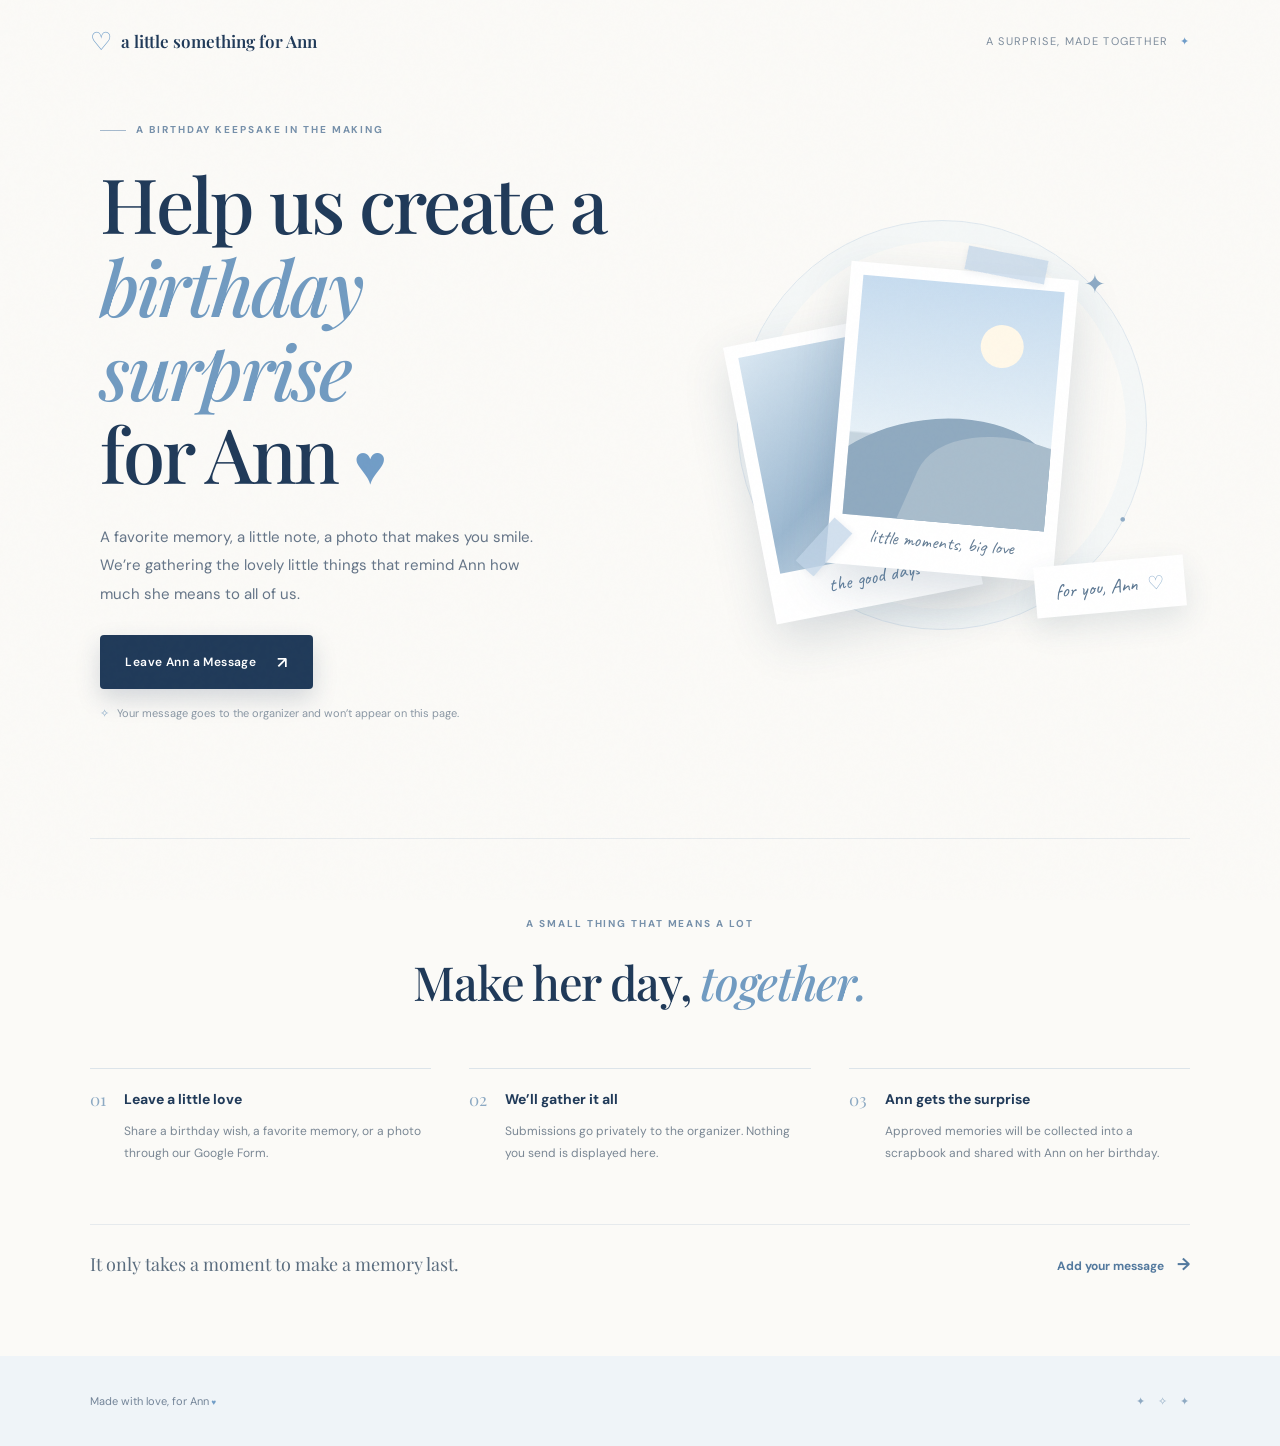
<file: index.html>
<!doctype html>
<html lang="en">
<head>
  <meta charset="utf-8"><meta name="viewport" content="width=device-width, initial-scale=1"><meta name="theme-color" content="#f6f9fc">
  <meta name="description" content="Help us create a birthday surprise for Ann. Share a memory or birthday wish through our private Google Form.">
  <title>A little something for Ann · Birthday surprise</title>
  <link rel="preconnect" href="https://fonts.googleapis.com"><link rel="preconnect" href="https://fonts.gstatic.com" crossorigin>
  <link href="https://fonts.googleapis.com/css2?family=Caveat:wght@500;600&family=DM+Sans:wght@400;500;600;700&family=Playfair+Display:wght@500;600;700&display=swap" rel="stylesheet">
  <link rel="stylesheet" href="styles.css"><script src="script.js" defer></script>
</head>
<body class="landing-page">
  <div class="paper-grain" aria-hidden="true"></div>
  <header class="site-header"><a class="wordmark" href="./"><span class="wordmark-heart">♡</span> a little something for Ann</a><span class="header-note">A surprise, made together <span>✦</span></span></header>
  <main>
    <section class="hero section-wrap" aria-labelledby="hero-title">
      <div class="hero-copy reveal"><p class="eyebrow"><span class="eyebrow-line"></span> A birthday keepsake in the making</p>
        <h1 id="hero-title">Help us create a<br><em>birthday surprise</em><br>for Ann <span class="blue-heart">♥</span></h1>
        <p class="hero-intro">A favorite memory, a little note, a photo that makes you smile. We’re gathering the lovely little things that remind Ann how much she means to all of us.</p>
        <a class="button button-primary" href="https://forms.gle/VQ83KbcbLWa13foe7" target="_blank" rel="noopener noreferrer">Leave Ann a Message <span>↗</span></a>
        <p class="privacy-note"><span>✧</span> Your message goes to the organizer and won’t appear on this page.</p>
      </div>
      <div class="hero-art reveal" aria-label="A scrapbook-style collection of blue memories" role="img"><div class="art-halo"></div><div class="art-sparkle sparkle-one">✦</div><div class="art-sparkle sparkle-two">✧</div><div class="art-sparkle sparkle-three">·</div>
        <div class="polaroid polaroid-back"><div class="photo-wash wash-blue"></div><span class="scribble">the good days</span></div>
        <div class="polaroid polaroid-main"><div class="photo-wash wash-sky"><span class="photo-sun"></span><span class="photo-hill hill-one"></span><span class="photo-hill hill-two"></span></div><span class="polaroid-caption">little moments, big love</span></div>
        <span class="tape tape-top"></span><span class="tape tape-side"></span><div class="floating-note"><span>for you, Ann</span><b>♡</b></div>
      </div>
    </section>
    <section class="how-it-works section-wrap reveal"><div class="section-heading"><p class="eyebrow">A small thing that means a lot</p><h2>Make her day, <em>together.</em></h2></div>
      <div class="steps"><article class="step"><span class="step-number">01</span><div><h3>Leave a little love</h3><p>Share a birthday wish, a favorite memory, or a photo through our Google Form.</p></div></article>
      <article class="step"><span class="step-number">02</span><div><h3>We’ll gather it all</h3><p>Submissions go privately to the organizer. Nothing you send is displayed here.</p></div></article>
      <article class="step"><span class="step-number">03</span><div><h3>Ann gets the surprise</h3><p>Approved memories will be collected into a scrapbook and shared with Ann on her birthday.</p></div></article></div>
      <div class="closing-cta"><p>It only takes a moment to make a memory last.</p><a class="text-link" href="https://forms.gle/VQ83KbcbLWa13foe7" target="_blank" rel="noopener noreferrer">Add your message <span>→</span></a></div>
    </section>
  </main>
  <footer class="site-footer"><span>Made with love, for Ann <span class="blue-heart">♥</span></span><span class="footer-flourish">✦ &nbsp; ✧ &nbsp; ✦</span></footer>
</body></html>
</file>
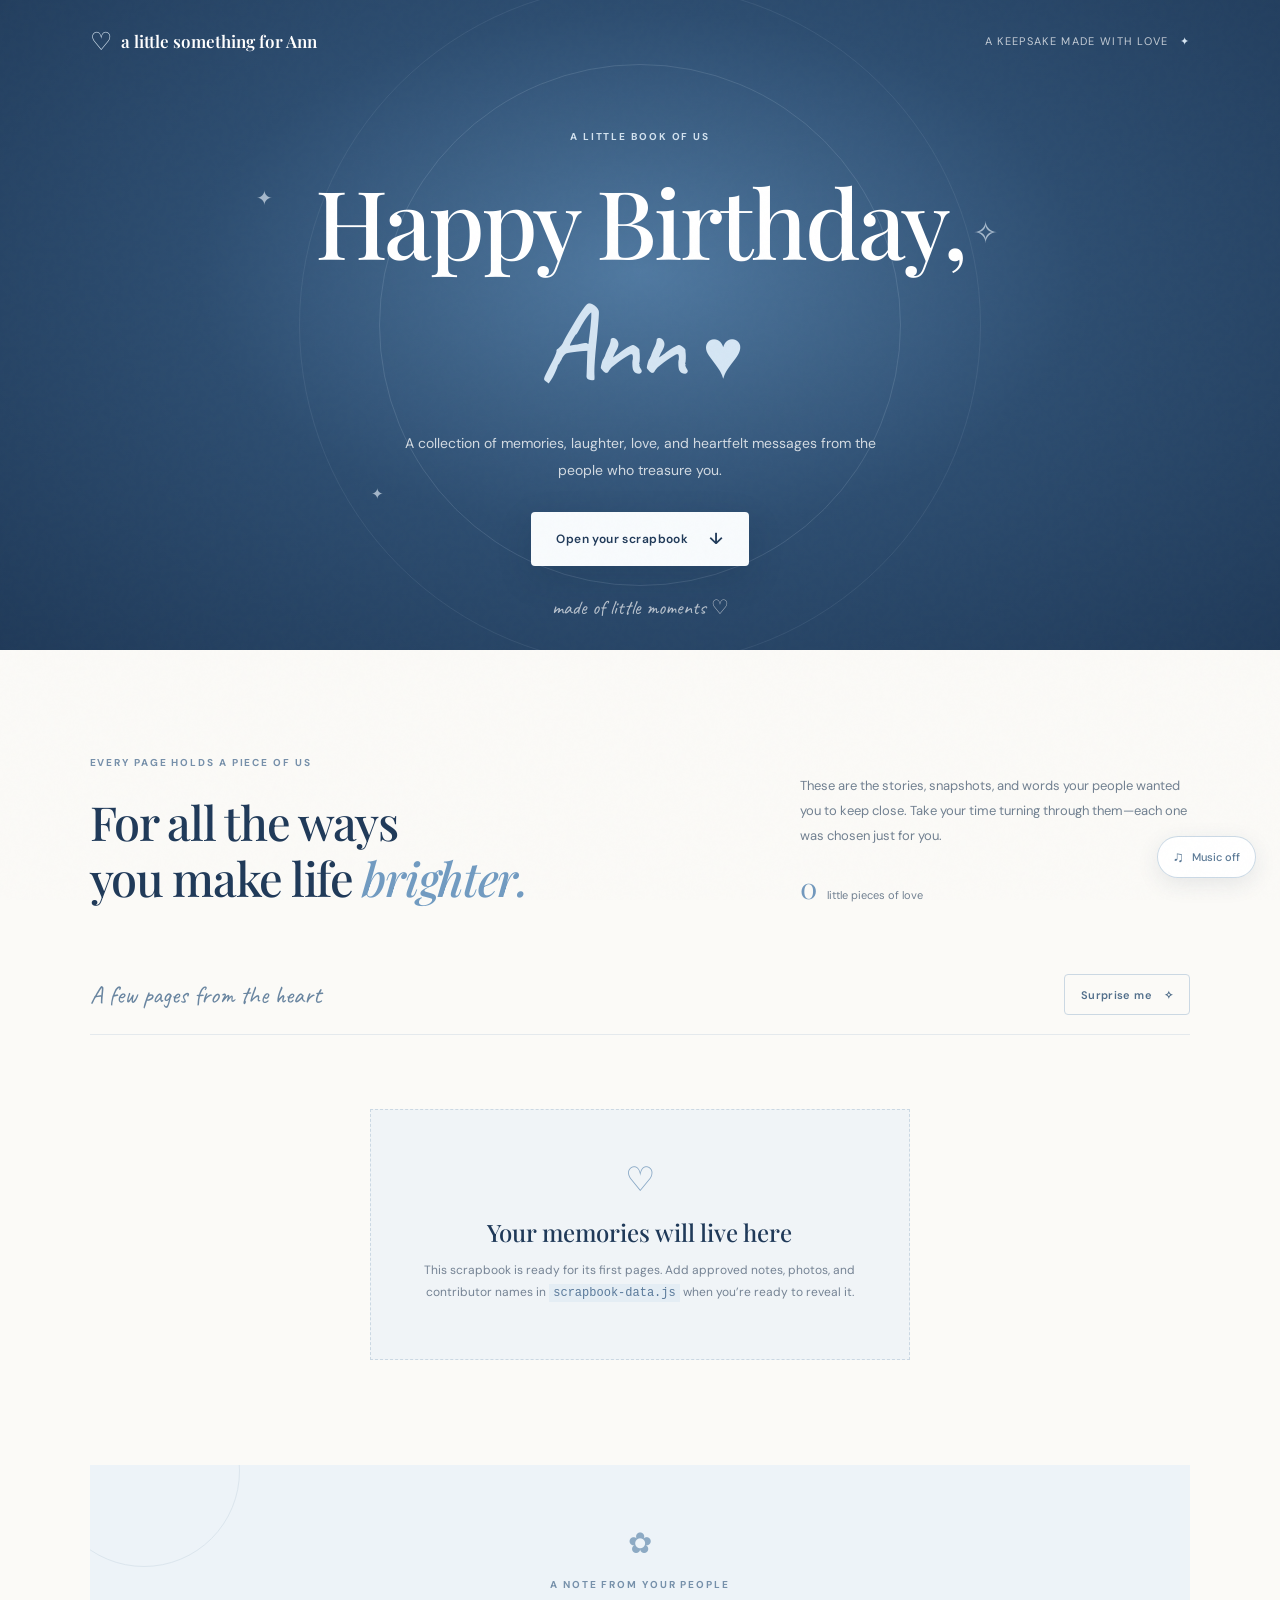
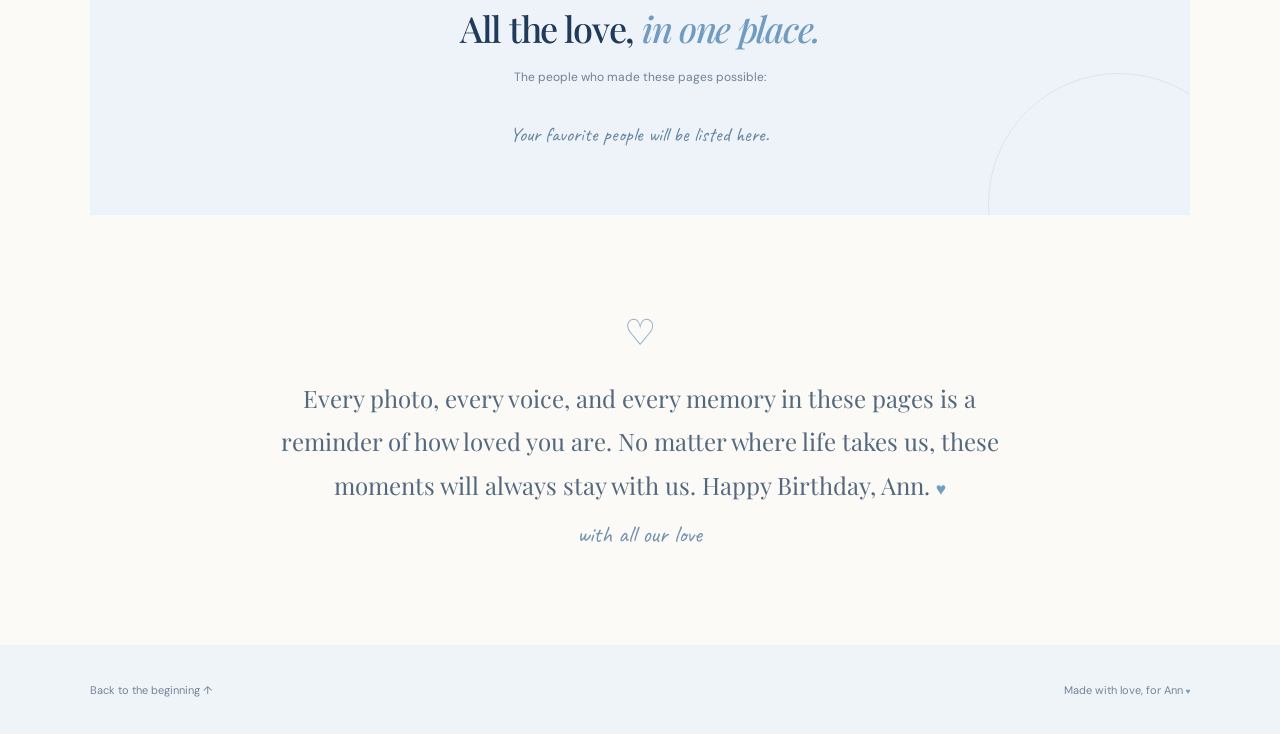
<file: scrapbook.html>
<!doctype html>
<html lang="en">
<head>
  <meta charset="utf-8">
  <meta name="viewport" content="width=device-width, initial-scale=1">
  <meta name="theme-color" content="#f6f9fc">
  <meta name="description" content="A birthday scrapbook made with love for Ann.">
  <title>Happy Birthday, Ann · A scrapbook of love</title>
  <link rel="preconnect" href="https://fonts.googleapis.com">
  <link rel="preconnect" href="https://fonts.gstatic.com" crossorigin>
  <link href="https://fonts.googleapis.com/css2?family=Caveat:wght@500;600&family=DM+Sans:wght@400;500;600;700&family=Playfair+Display:wght@500;600;700&display=swap" rel="stylesheet">
  <link rel="stylesheet" href="styles.css">
  <script src="scrapbook-data.js" defer></script>
  <script src="scrapbook.js" defer></script>
</head>
<body class="scrapbook-page">
  <div class="paper-grain" aria-hidden="true"></div>
  <header class="scrapbook-header">
    <a class="wordmark" href="./" aria-label="Back to the birthday surprise page"><span class="wordmark-heart">♡</span> a little something for Ann</a>
    <span class="scrapbook-label">A keepsake made with love <span aria-hidden="true">✦</span></span>
  </header>
  <main>
    <section class="scrapbook-cover" id="top">
      <span class="cover-star star-a" aria-hidden="true">✦</span><span class="cover-star star-b" aria-hidden="true">✧</span><span class="cover-star star-c" aria-hidden="true">✦</span>
      <p class="eyebrow">A little book of us</p>
      <h1>Happy Birthday,<br><em>Ann</em> <span class="blue-heart">♥</span></h1>
      <p class="cover-subtitle">A collection of memories, laughter, love, and heartfelt messages from the people who treasure you.</p>
      <a class="button button-light" href="#memories">Open your scrapbook <span aria-hidden="true">↓</span></a>
      <div class="cover-bottom-note">made of little moments <span aria-hidden="true">♡</span></div>
    </section>
    <section class="scrapbook-intro section-wrap" id="memories">
      <div><p class="eyebrow">Every page holds a piece of us</p><h2>For all the ways<br>you make life <em>brighter.</em></h2></div>
      <div class="intro-side"><p>These are the stories, snapshots, and words your people wanted you to keep close. Take your time turning through them—each one was chosen just for you.</p><div class="memory-count"><strong id="memory-count">0</strong><span>little pieces of love</span></div></div>
    </section>
    <section class="memory-section section-wrap" aria-label="Birthday memories">
      <div class="memory-toolbar"><p class="handwritten">A few pages from the heart</p><button class="button button-outline" id="random-memory" type="button">Surprise me <span aria-hidden="true">✧</span></button></div>
      <div class="memory-grid" id="memory-grid" aria-live="polite"></div>
      <div class="empty-scrapbook" id="empty-scrapbook"><span class="empty-icon" aria-hidden="true">♡</span><h3>Your memories will live here</h3><p>This scrapbook is ready for its first pages. Add approved notes, photos, and contributor names in <code>scrapbook-data.js</code> when you’re ready to reveal it.</p></div>
    </section>
    <section class="contributors section-wrap" id="contributors">
      <div class="contributors-card"><span class="contributor-flower" aria-hidden="true">✿</span><p class="eyebrow">A note from your people</p><h2>All the love, <em>in one place.</em></h2><p class="contributor-intro">The people who made these pages possible:</p><ul class="contributor-list" id="contributor-list"></ul><p class="no-contributors" id="no-contributors">Your favorite people will be listed here.</p></div>
    </section>
    <section class="final-note section-wrap"><div class="final-note-inner"><span class="final-heart" aria-hidden="true">♡</span><p>Every photo, every voice, and every memory in these pages is a reminder of how loved you are. No matter where life takes us, these moments will always stay with us. Happy Birthday, Ann. <span class="blue-heart">♥</span></p><span class="handwritten final-signoff">with all our love</span></div></section>
  </main>
  <footer class="site-footer"><a href="#top">Back to the beginning ↑</a><span>Made with love, for Ann <span class="blue-heart">♥</span></span></footer>
  <div id="youtube-music-panel" hidden style="position:fixed;right:24px;bottom:76px;z-index:8;width:220px;padding:10px;background:#fff;border:1px solid #d5e0e9;box-shadow:0 12px 32px rgba(35,62,88,.18);">
    <div id="youtube-player" aria-label="Birthday scrapbook music video"></div>
    <a href="https://youtu.be/F7A3bPg1lJ4?si=U5_rlSdB1zl4P1yQ" target="_blank" rel="noopener noreferrer" style="display:block;padding:7px 2px 0;color:#597895;font:11px 'DM Sans',Arial,sans-serif;text-align:center;">Open song on YouTube ↗</a>
  </div>
  <button class="music-toggle" id="music-toggle" type="button" aria-pressed="false" aria-label="Turn background music on"><span aria-hidden="true">♫</span><span id="music-label">Music off</span></button>
</body>
</html>
</file>
<file: styles.css>
/* Shared styles for Ann's GitHub Pages birthday scrapbook */
:root{--navy:#203a59;--ink:#24374d;--blue:#6f9dc9;--sky:#dceaf6;--pale:#eef4f9;--paper:#fbfaf7;--white:#fff;--silver:#c8d3dd;--muted:#758394;--serif:'Playfair Display',Georgia,serif;--sans:'DM Sans',Arial,sans-serif;--hand:'Caveat',cursive;--shadow:0 24px 70px rgba(37,66,95,.12)}
*{box-sizing:border-box}html{scroll-behavior:smooth;scroll-padding-top:30px}body{margin:0;background:var(--paper);color:var(--ink);font:16px/1.65 var(--sans);-webkit-font-smoothing:antialiased}.paper-grain{position:fixed;inset:0;pointer-events:none;z-index:10;opacity:.13;background-image:url("data:image/svg+xml,%3Csvg viewBox='0 0 180 180' xmlns='http://www.w3.org/2000/svg'%3E%3Cfilter id='n'%3E%3CfeTurbulence type='fractalNoise' baseFrequency='.8' numOctaves='3' stitchTiles='stitch'/%3E%3C/filter%3E%3Crect width='100%25' height='100%25' filter='url(%23n)' opacity='.12'/%3E%3C/svg%3E")}.site-header,.scrapbook-header{height:82px;padding:0 clamp(22px,7vw,110px);display:flex;align-items:center;justify-content:space-between;position:relative;z-index:2}.wordmark{text-decoration:none;color:var(--navy);font:600 17px var(--serif)}.wordmark-heart{color:var(--blue);font:25px var(--sans);vertical-align:-2px;margin-right:5px}.header-note,.scrapbook-label{font-size:11px;letter-spacing:.12em;text-transform:uppercase;color:#7e8d9d}.header-note span,.scrapbook-label span{color:var(--blue);margin-left:7px}.section-wrap{width:min(1120px,86%);margin:0 auto}.hero{min-height:640px;display:grid;grid-template-columns:1.04fr .96fr;align-items:center;gap:6%;padding:30px 0 100px}.hero-copy{padding:10px 0 0 2%}.eyebrow{font-size:10px;text-transform:uppercase;letter-spacing:.19em;font-weight:700;color:#7690aa;margin:0 0 22px;display:flex;align-items:center;gap:10px}.eyebrow-line{width:26px;height:1px;background:#a6bacd}.hero h1,.scrapbook-cover h1{font:500 clamp(47px,6.1vw,76px)/1.1 var(--serif);letter-spacing:-2.7px;color:var(--navy);margin:0}.hero h1 em,.section-heading h2 em,.scrapbook-intro h2 em,.contributors-card h2 em{font-weight:500;color:#719bc1}.blue-heart{color:#719dc7;font-size:.73em}.hero-intro{font-size:15px;line-height:1.9;color:#657588;max-width:455px;margin:28px 0 27px}.button{display:inline-flex;align-items:center;justify-content:center;gap:21px;min-height:54px;padding:0 25px;border:0;border-radius:4px;text-decoration:none;font:600 12px var(--sans);letter-spacing:.035em;transition:transform .25s,box-shadow .25s,background .25s;cursor:pointer}.button:hover{transform:translateY(-3px)}.button-primary{background:var(--navy);color:white;box-shadow:0 10px 24px #203a592e}.button-primary:hover{background:#2c4c70;box-shadow:0 14px 28px #203a5938}.button-primary span,.button-light span{font-size:16px}.privacy-note{font-size:11px;color:#8a97a4;margin:15px 0}.privacy-note span{color:#83a5c5;margin-right:5px}.hero-art{height:490px;position:relative;display:grid;place-items:center}.art-halo{position:absolute;width:min(410px,90%);aspect-ratio:1;border:1px solid #dfe8ef;border-radius:50%;box-shadow:inset 0 0 0 20px #e2edf64d}.polaroid{position:absolute;background:#fff;padding:13px 13px 18px;box-shadow:0 18px 48px #2746662b;width:228px}.polaroid-main{z-index:2;transform:rotate(5deg);top:90px;left:calc(50% - 104px)}.polaroid-back{transform:rotate(-11deg);left:calc(50% - 194px);top:145px;width:210px;padding-bottom:16px}.photo-wash{height:240px;position:relative;overflow:hidden}.wash-sky{background:linear-gradient(180deg,#c7dcef 0%,#e6f0f7 65%,#c7d5df 66%)}.wash-blue{height:220px;background:linear-gradient(145deg,#d9e7f2,#9cb8d0 54%,#e8eff4)}.photo-sun{position:absolute;width:43px;height:43px;border-radius:50%;background:#fff8e9;top:38px;right:36px}.photo-hill{position:absolute;bottom:-48px;width:250px;height:150px;border-radius:50% 50% 0 0;background:#90aac0;transform:rotate(-12deg)}.hill-one{left:-37px}.hill-two{background:#a9bdcc;bottom:-67px;left:64px;transform:rotate(19deg)}.polaroid-caption,.scribble{text-align:center;display:block;font:19px var(--hand);color:#637c94;padding-top:8px}.scribble{font-size:20px;color:#6684a1}.tape{position:absolute;z-index:4;background:#c1d4e8b8;height:24px;width:81px;box-shadow:0 2px 6px #3c5a7814}.tape-top{top:73px;left:calc(50% + 24px);transform:rotate(11deg)}.tape-side{bottom:111px;left:calc(50% - 147px);transform:rotate(-48deg);width:58px}.floating-note{position:absolute;z-index:3;right:1%;bottom:58px;background:#fff;padding:13px 20px;box-shadow:0 12px 30px #2746661f;transform:rotate(-5deg);font:20px var(--hand);color:#5a7691}.floating-note b{font:19px var(--sans);color:#88aaca;margin-left:10px}.art-sparkle{position:absolute;color:#8facc6;font-size:26px}.sparkle-one{top:83px;right:17%}.sparkle-two{left:10%;top:210px;font-size:32px}.sparkle-three{right:13%;top:305px;font-size:40px}.how-it-works{border-top:1px solid #e6eaed;padding:77px 0 78px}.section-heading{text-align:center}.section-heading .eyebrow{justify-content:center}.section-heading h2,.scrapbook-intro h2,.contributors-card h2{font:500 clamp(32px,4vw,47px)/1.2 var(--serif);letter-spacing:-1.3px;color:var(--navy);margin:0}.steps{display:grid;grid-template-columns:repeat(3,1fr);gap:38px;margin:58px 0 60px}.step{display:flex;gap:18px;border-top:1px solid #dce4ea;padding-top:19px}.step-number{font:17px var(--serif);color:#8ca9c3}.step h3{margin:0 0 8px;font-size:14px;color:var(--navy)}.step p{margin:0;font-size:12px;line-height:1.85;color:#7a8794}.closing-cta{border-top:1px solid #e6eaed;padding-top:25px;display:flex;align-items:center;justify-content:space-between}.closing-cta p{margin:0;font:18px var(--serif);color:#5b6d7f}.text-link{color:#53799e;text-decoration:none;font-size:12px;font-weight:700}.text-link span{margin-left:10px;font-size:17px}.site-footer{min-height:90px;padding:22px clamp(22px,7vw,110px);display:flex;align-items:center;justify-content:space-between;background:#eff4f8;color:#738498;font-size:11px}.site-footer a{color:inherit;text-decoration:none}.footer-flourish{color:#8faac3;letter-spacing:.1em}.reveal{opacity:0;transform:translateY(17px);transition:opacity .7s,transform .7s}.reveal.is-visible{opacity:1;transform:none}
/* Scrapbook reveal page */
.scrapbook-header{position:absolute;inset:0 0 auto;color:white}.scrapbook-header .wordmark{color:white}.scrapbook-header .wordmark-heart,.scrapbook-header .scrapbook-label span{color:#d6e5f2}.scrapbook-header .scrapbook-label{color:#ffffffb8}.scrapbook-cover{min-height:650px;position:relative;overflow:hidden;background:radial-gradient(ellipse at 50% 42%,#5079a1,#2d4d70 49%,#203a59);color:#fff;text-align:center;display:flex;flex-direction:column;justify-content:center;align-items:center;padding:120px 24px 75px}.scrapbook-cover:before,.scrapbook-cover:after{content:"";position:absolute;border:1px solid #e0eef921;width:520px;height:520px;border-radius:50%;top:50%;left:50%;transform:translate(-50%,-50%)}.scrapbook-cover:after{width:680px;height:680px;border-color:#e0eef914}.scrapbook-cover .eyebrow{color:#d3e2ef;margin-bottom:23px}.scrapbook-cover h1{color:#fff;font-size:clamp(56px,8vw,95px);letter-spacing:-3px;z-index:1}.scrapbook-cover h1 em{font:500 1.15em var(--hand);color:#d4e4f2}.scrapbook-cover .blue-heart{color:#d5e6f4}.cover-subtitle{max-width:510px;color:#ffffffc7;font-size:14px;line-height:1.9;margin:19px 0 28px;z-index:1}.button-light{color:var(--navy);background:#f8fbfd;z-index:1;box-shadow:0 12px 35px #0c1f3526}.cover-bottom-note{position:absolute;bottom:30px;font:20px var(--hand);color:#ffffffab}.cover-star{position:absolute;color:#e5f0f9a6;animation:float 5s ease-in-out infinite}.star-a{top:28%;left:20%;font-size:20px}.star-b{top:32%;right:22%;font-size:30px;animation-delay:-2s}.star-c{bottom:22%;left:29%;font-size:15px}@keyframes float{50%{transform:translateY(-10px)}}.scrapbook-intro{padding:105px 0 68px;display:flex;justify-content:space-between;gap:50px;align-items:end}.intro-side{max-width:390px}.intro-side>p{margin:0 0 20px;color:#718091;font-size:13px;line-height:1.9}.memory-count{display:flex;align-items:baseline;gap:10px;color:#718091;font-size:11px}.memory-count strong{font:29px var(--serif);color:#7198bd}.memory-section{padding:0 0 105px}.memory-toolbar{display:flex;justify-content:space-between;align-items:center;border-bottom:1px solid #e4e9ed;padding:0 0 19px;margin-bottom:34px}.handwritten{font:25px var(--hand);color:#6985a0;margin:0}.button-outline{background:transparent;border:1px solid #cbd8e3;color:#526f8b;min-height:41px;padding:0 16px;font-size:11px;gap:12px}.memory-grid{display:grid;grid-template-columns:repeat(3,1fr);gap:36px 30px}.memory-card{background:white;padding:13px 13px 20px;box-shadow:0 12px 30px #29435c17;position:relative;transition:transform .35s,box-shadow .35s;animation:card-in .6s both}.memory-card:nth-child(3n+1){transform:rotate(-1.5deg)}.memory-card:nth-child(3n+2){transform:rotate(1.2deg);margin-top:15px}.memory-card:nth-child(3n){transform:rotate(-.5deg);margin-top:5px}.memory-card:hover{transform:translateY(-5px);box-shadow:0 20px 40px #29435c24}.memory-photo{width:100%;aspect-ratio:1.12;object-fit:cover;display:block;background:linear-gradient(145deg,#e1edf6,#c0d3e3)}.memory-photo-placeholder{aspect-ratio:1.12;display:grid;place-items:center;background:linear-gradient(135deg,#dce9f3,#edf3f7 54%,#c3d7e7);color:#7795b1;font-size:40px}.memory-message{font:23px/1.24 var(--hand);color:#526f8b;margin:14px 6px 12px;white-space:pre-wrap}.memory-author{font-size:10px;text-transform:uppercase;letter-spacing:.13em;color:#93a1ae;margin:0 6px}.memory-tape{position:absolute;top:-8px;left:calc(50% - 39px);width:78px;height:20px;background:#b7cfe3ad;z-index:2}.memory-audio{width:calc(100% - 12px);margin:12px 6px 2px;height:34px}.empty-scrapbook{max-width:540px;margin:40px auto 0;text-align:center;padding:42px 32px;background:#ecf3f8b3;border:1px dashed #cbd8e3}.empty-icon{font-size:34px;color:#86a6c4}.empty-scrapbook h3{font:500 24px var(--serif);color:var(--navy);margin:8px 0}.empty-scrapbook p{font-size:12px;color:#758394;line-height:1.8}.empty-scrapbook code{color:#59799a;background:#e4edf4;padding:2px 4px}.contributors{padding:0 0 88px}.contributors-card{position:relative;text-align:center;background:#edf3f8;padding:55px 25px 48px;overflow:hidden}.contributors-card:before,.contributors-card:after{content:"";position:absolute;width:190px;height:190px;border:1px solid #dbe5ed;border-radius:50%;top:-90px;left:-42px}.contributors-card:after{left:auto;top:auto;right:-60px;bottom:-120px;width:260px;height:260px}.contributor-flower{font-size:29px;color:#8daac4}.contributors-card .eyebrow{justify-content:center;margin:10px 0 13px}.contributors-card h2{font-size:36px}.contributor-intro{color:#728194;font-size:12px;margin:18px 0 14px}.contributor-list{list-style:none;padding:0;margin:0;display:flex;flex-wrap:wrap;justify-content:center;gap:9px}.contributor-list li{font:19px var(--hand);color:#567594;background:#ffffffb8;padding:4px 14px}.no-contributors{font:20px var(--hand);color:#6684a0}.final-note{padding:0 0 95px}.final-note-inner{max-width:760px;margin:auto;text-align:center}.final-heart{font-size:36px;color:#8eabc5}.final-note-inner>p{font:clamp(18px,2.4vw,24px)/1.8 var(--serif);color:#53687d;margin:15px 0 12px}.final-signoff{font-size:24px;color:#7292b0}.music-toggle{position:fixed;right:24px;bottom:22px;z-index:9;border:1px solid #c6d5e3e6;background:#fffffff0;color:#597895;border-radius:30px;padding:10px 15px;box-shadow:0 6px 22px #233e581a;font:500 11px var(--sans);cursor:pointer;display:flex;align-items:center;gap:8px}.music-toggle>span:first-child{font-size:15px}.music-toggle[aria-pressed=true]{background:#e8f1f8}.music-toggle:focus-visible,.button:focus-visible,.text-link:focus-visible{outline:3px solid #8eafd0;outline-offset:3px}@keyframes card-in{from{opacity:0;transform:translateY(13px)}to{opacity:1}}
@media(max-width:850px){.hero{min-height:570px;gap:2%;grid-template-columns:1.05fr .95fr}.hero h1{font-size:clamp(43px,6vw,63px)}.hero-art{transform:scale(.88);margin-left:-20px}.steps{gap:20px}.memory-grid{grid-template-columns:repeat(2,1fr);gap:30px 24px}.scrapbook-intro{padding-top:80px}}
@media(max-width:620px){.site-header,.scrapbook-header{height:70px;padding:0 22px}.wordmark{font-size:15px}.header-note,.scrapbook-label{font-size:8px;letter-spacing:.08em}.section-wrap{width:88%}.hero{display:flex;flex-direction:column;align-items:stretch;padding:65px 0 66px;gap:12px}.hero-copy{padding:0}.hero h1{font-size:clamp(48px,12vw,67px);letter-spacing:-2px}.hero-intro{font-size:14px;margin:23px 0}.hero-art{height:360px;transform:scale(.83);transform-origin:top center;margin:0 -40px -48px}.polaroid-main{top:47px}.polaroid-back{top:98px}.tape-top{top:31px}.floating-note{bottom:26px}.sparkle-one{top:33px}.sparkle-two{top:152px}.how-it-works{padding:58px 0}.steps{grid-template-columns:1fr;gap:25px;margin:38px 0}.step{padding-top:13px}.closing-cta{align-items:flex-start;gap:15px;flex-direction:column}.site-footer{padding:20px 22px;min-height:76px;font-size:10px}.scrapbook-cover{min-height:600px;padding-top:95px}.scrapbook-cover h1{font-size:clamp(57px,15vw,80px)}.cover-subtitle{font-size:13px}.star-a{left:10%}.star-b{right:10%}.scrapbook-intro{display:block;padding:70px 0 45px}.scrapbook-intro h2{font-size:39px}.intro-side{margin-top:23px}.memory-section{padding-bottom:75px}.memory-toolbar{align-items:flex-start;gap:14px}.handwritten{font-size:22px}.button-outline{padding:0 12px;gap:7px;white-space:nowrap}.memory-grid{grid-template-columns:1fr;max-width:420px;margin:auto;gap:25px}.memory-card:nth-child(n){margin-top:0}.memory-card:nth-child(even){transform:rotate(1deg)}.memory-card:nth-child(odd){transform:rotate(-1deg)}.memory-photo,.memory-photo-placeholder{aspect-ratio:1.35}.contributors{padding-bottom:65px}.contributors-card{padding:44px 18px}.contributors-card h2{font-size:30px}.final-note{padding-bottom:75px}.music-toggle{right:14px;bottom:13px}.empty-scrapbook{padding:34px 20px}}
@media(prefers-reduced-motion:reduce){*,*::before,*::after{scroll-behavior:auto!important;animation-duration:.01ms!important;animation-iteration-count:1!important;transition-duration:.01ms!important}.reveal{opacity:1;transform:none}}
</file>
